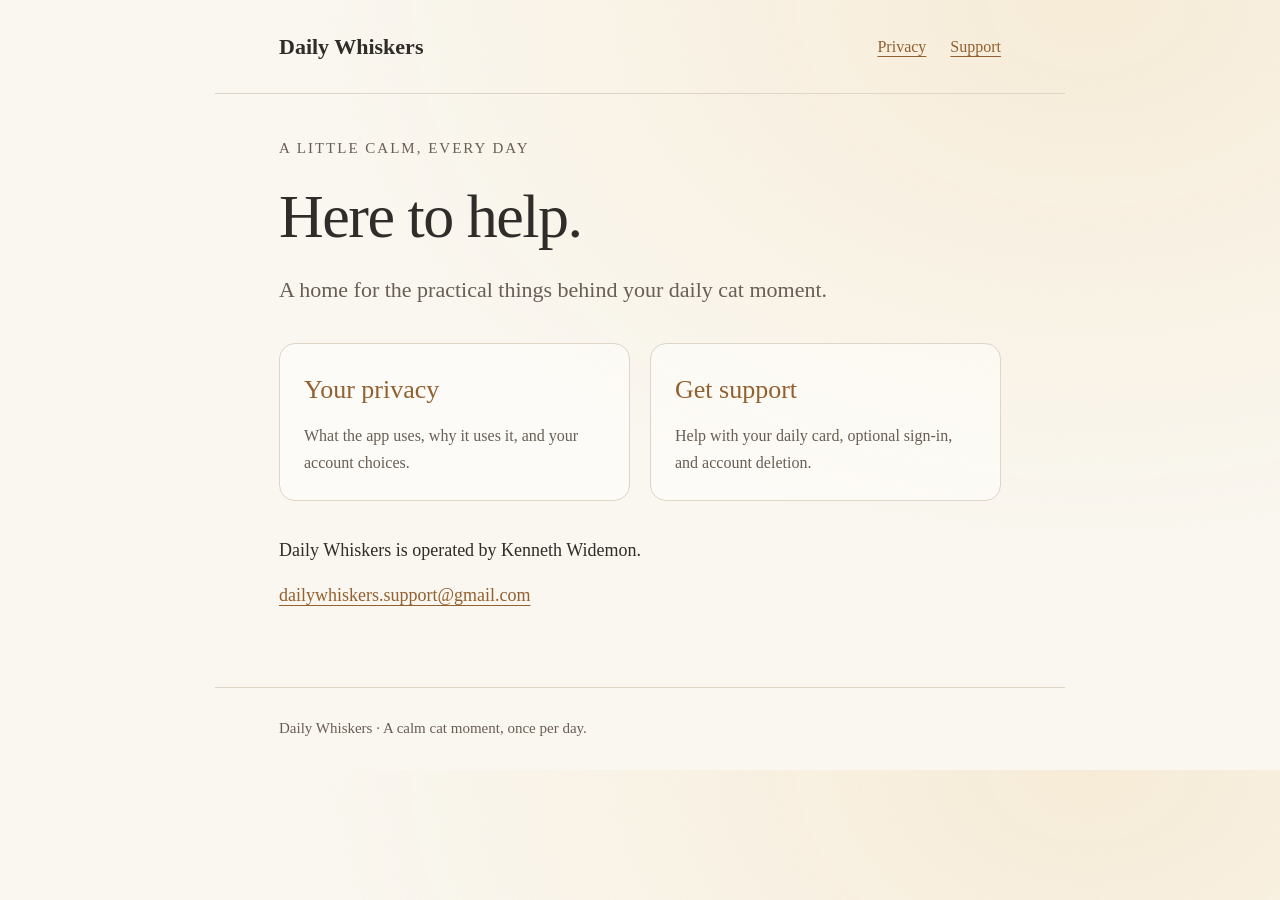
<file: index.html>
<!doctype html><html lang="en"><head><meta charset="utf-8"><meta name="viewport" content="width=device-width,initial-scale=1"><title>Daily Whiskers | Privacy &amp; Support</title><meta name="description" content="Privacy information and support for Daily Whiskers, a calm cat moment once per day."><link rel="stylesheet" href="style.css"></head><body><a class="skip" href="#main">Skip to content</a><header><a class="brand" href="./">Daily Whiskers</a><nav aria-label="Main"><a href="privacy/">Privacy</a><a href="support/">Support</a></nav></header><main id="main"><p class="eyebrow">A little calm, every day</p><h1>Here to help.</h1><p class="intro">A home for the practical things behind your daily cat moment.</p><div class="links"><a href="privacy/"><strong>Your privacy</strong><span>What the app uses, why it uses it, and your account choices.</span></a><a href="support/"><strong>Get support</strong><span>Help with your daily card, optional sign-in, and account deletion.</span></a></div><p>Daily Whiskers is operated by Kenneth Widemon.</p><p><a href="mailto:dailywhiskers.support@gmail.com">dailywhiskers.support@gmail.com</a></p></main><footer>Daily Whiskers &middot; A calm cat moment, once per day.</footer></body></html>
</file>
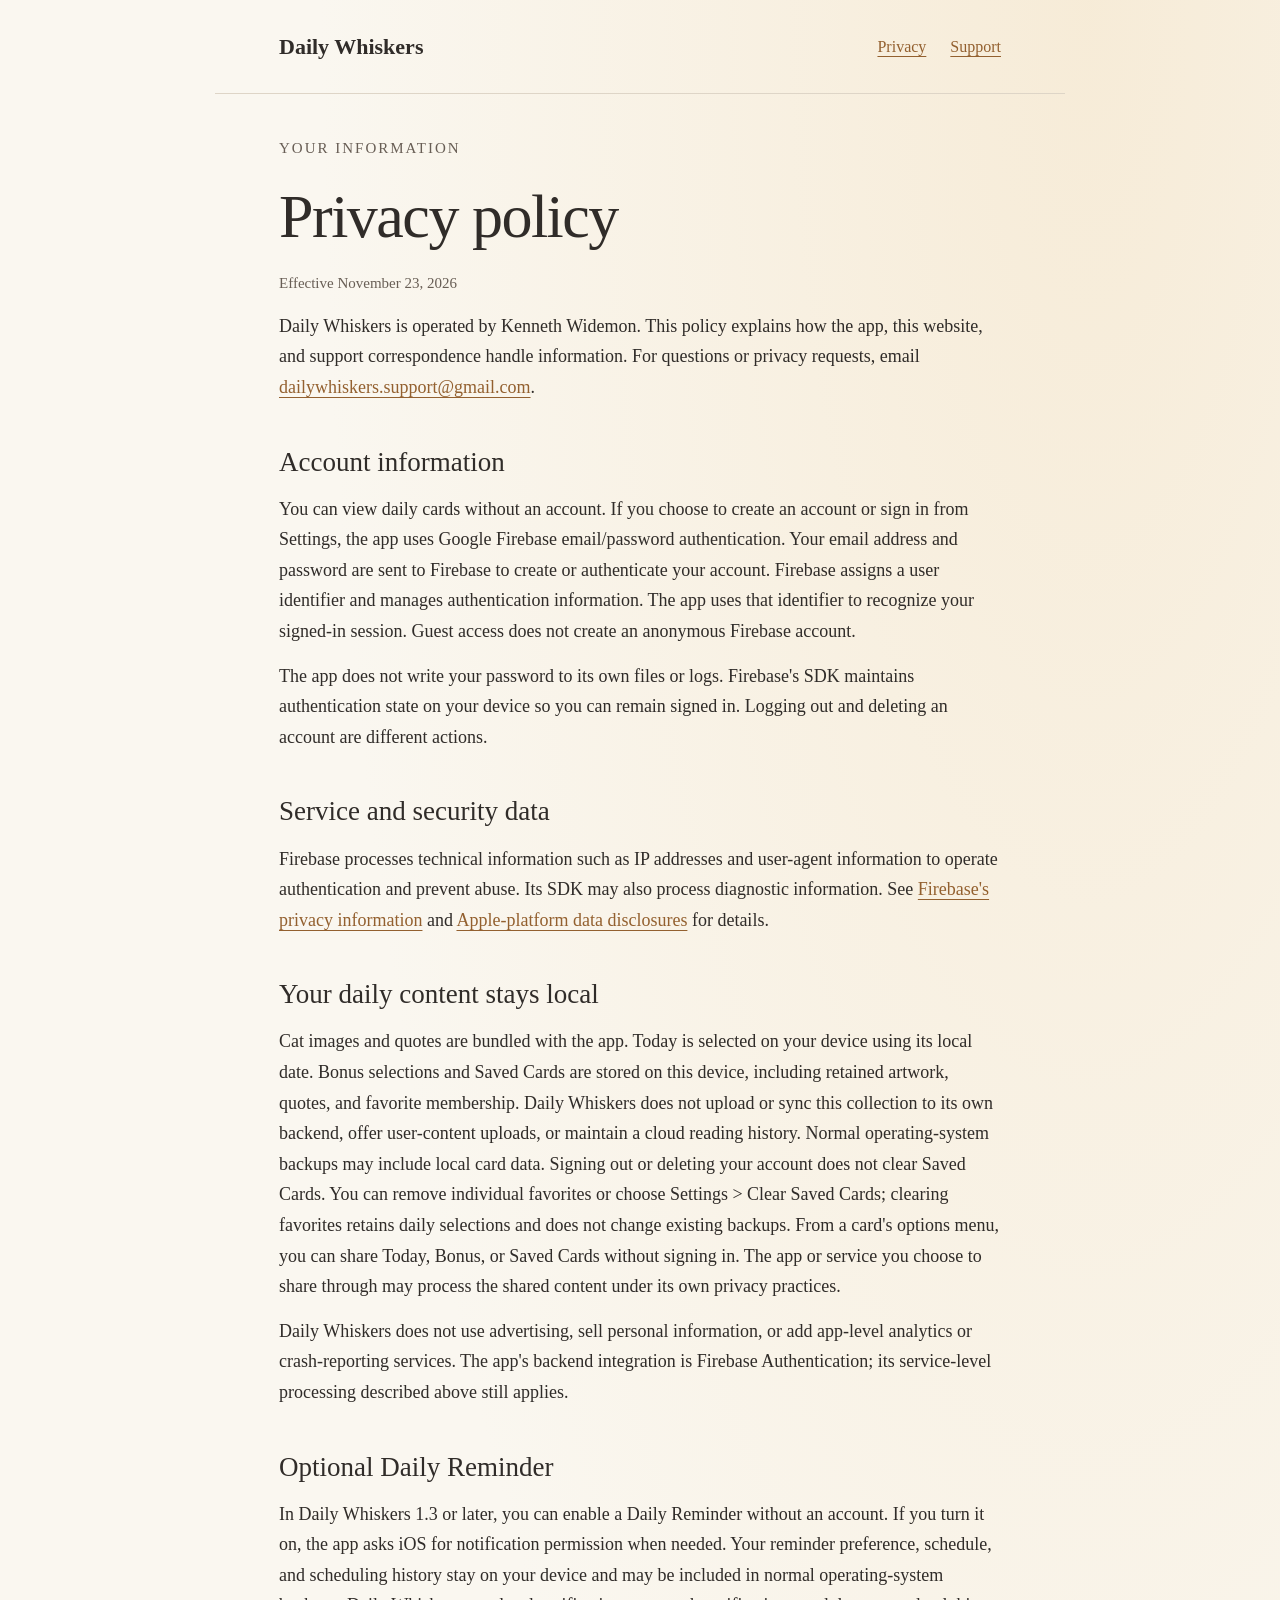
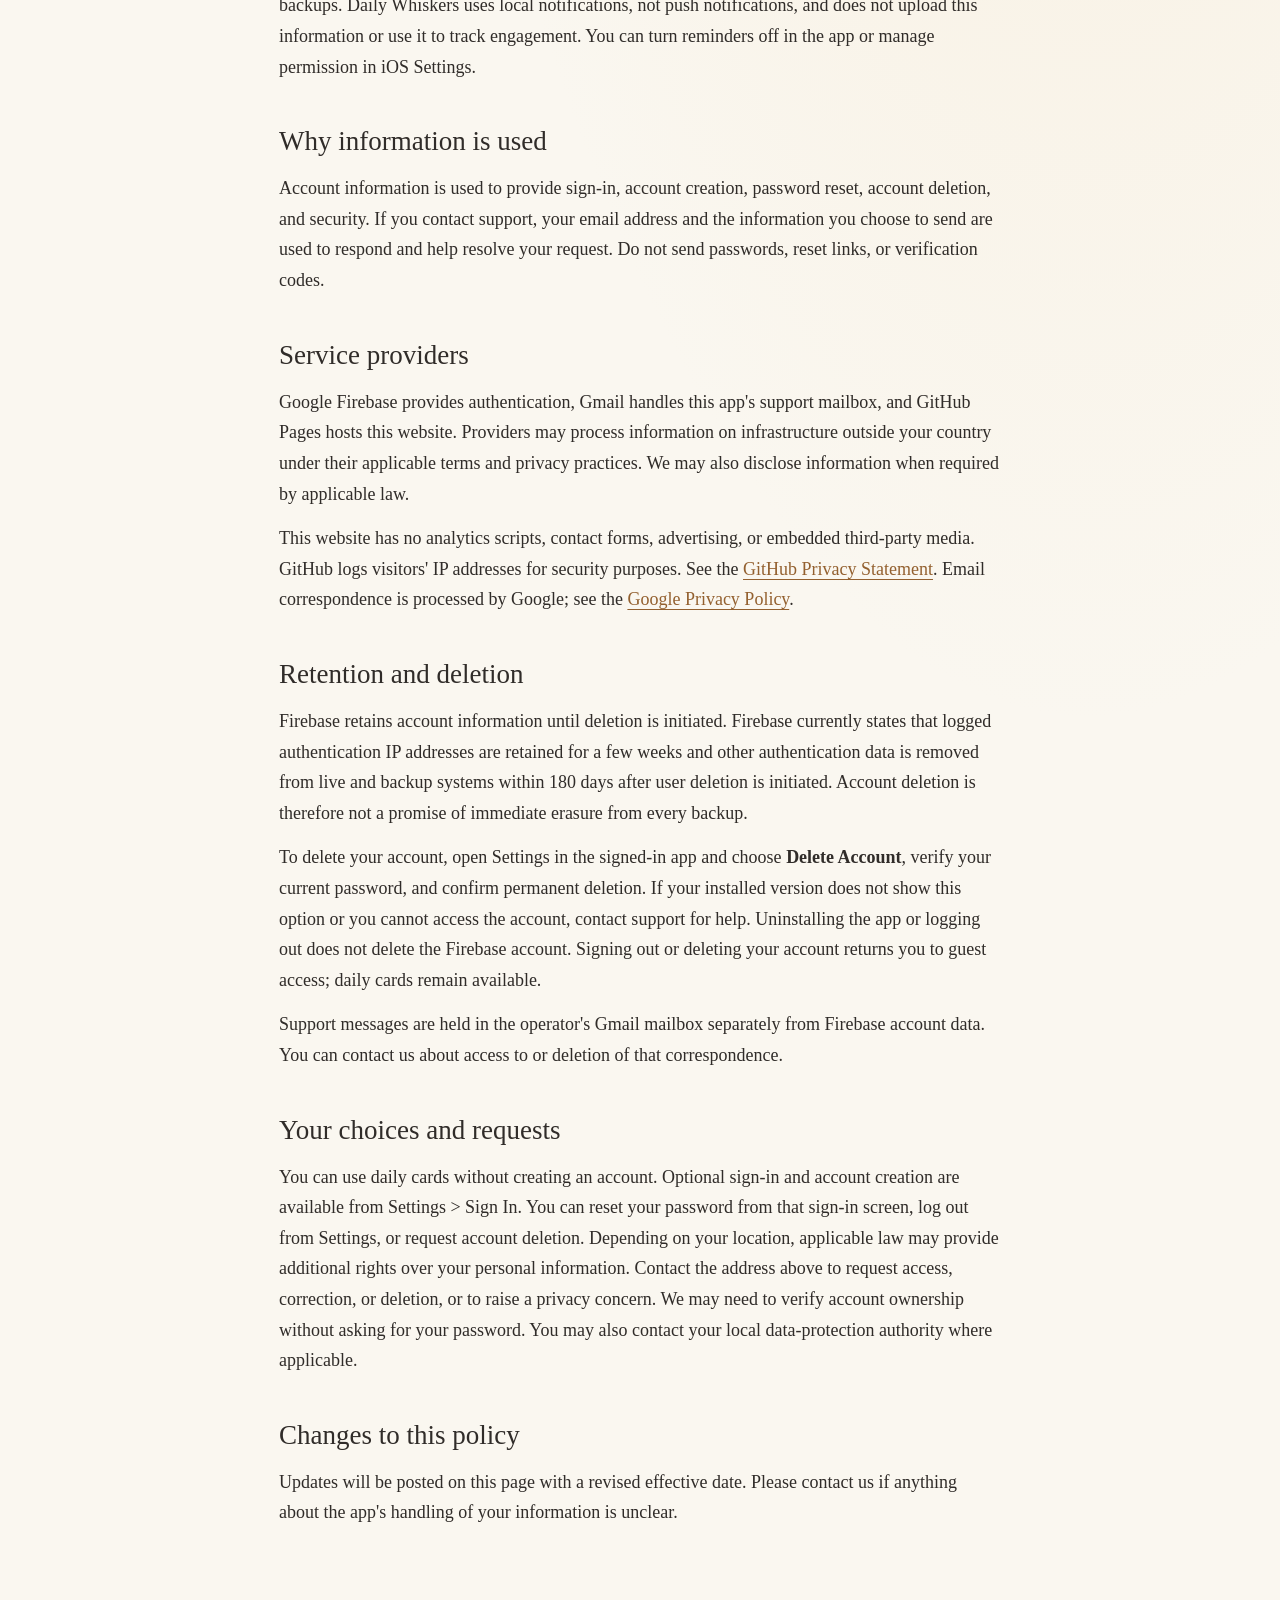
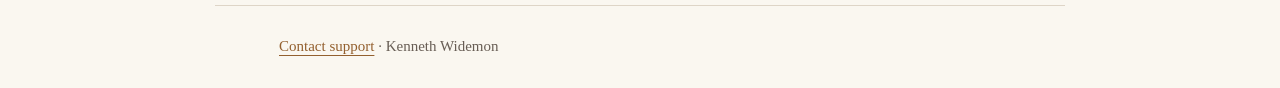
<file: privacy/index.html>
<!doctype html><html lang="en"><head><meta charset="utf-8"><meta name="viewport" content="width=device-width,initial-scale=1"><title>Privacy Policy | Daily Whiskers</title><meta name="description" content="How Daily Whiskers handles account information, Firebase authentication, support requests, and deletion."><link rel="stylesheet" href="../style.css"></head><body><a class="skip" href="#main">Skip to content</a><header><a class="brand" href="../">Daily Whiskers</a><nav aria-label="Main"><a href="./" aria-current="page">Privacy</a><a href="../support/">Support</a></nav></header><main id="main"><p class="eyebrow">Your information</p><h1>Privacy policy</h1><p class="meta">Effective November 23, 2026</p><p>Daily Whiskers is operated by Kenneth Widemon. This policy explains how the app, this website, and support correspondence handle information. For questions or privacy requests, email <a href="mailto:dailywhiskers.support@gmail.com">dailywhiskers.support@gmail.com</a>.</p><h2>Account information</h2><p>You can view daily cards without an account. If you choose to create an account or sign in from Settings, the app uses Google Firebase email/password authentication. Your email address and password are sent to Firebase to create or authenticate your account. Firebase assigns a user identifier and manages authentication information. The app uses that identifier to recognize your signed-in session. Guest access does not create an anonymous Firebase account.</p><p>The app does not write your password to its own files or logs. Firebase's SDK maintains authentication state on your device so you can remain signed in. Logging out and deleting an account are different actions.</p><h2>Service and security data</h2><p>Firebase processes technical information such as IP addresses and user-agent information to operate authentication and prevent abuse. Its SDK may also process diagnostic information. See <a href="https://firebase.google.com/support/privacy">Firebase's privacy information</a> and <a href="https://firebase.google.com/docs/ios/app-store-data-collection">Apple-platform data disclosures</a> for details.</p><h2>Your daily content stays local</h2><p>Cat images and quotes are bundled with the app. Today is selected on your device using its local date. Bonus selections and Saved Cards are stored on this device, including retained artwork, quotes, and favorite membership. Daily Whiskers does not upload or sync this collection to its own backend, offer user-content uploads, or maintain a cloud reading history. Normal operating-system backups may include local card data. Signing out or deleting your account does not clear Saved Cards. You can remove individual favorites or choose Settings &gt; Clear Saved Cards; clearing favorites retains daily selections and does not change existing backups. From a card's options menu, you can share Today, Bonus, or Saved Cards without signing in. The app or service you choose to share through may process the shared content under its own privacy practices.</p><p>Daily Whiskers does not use advertising, sell personal information, or add app-level analytics or crash-reporting services. The app's backend integration is Firebase Authentication; its service-level processing described above still applies.</p><h2>Optional Daily Reminder</h2><p>In Daily Whiskers 1.3 or later, you can enable a Daily Reminder without an account. If you turn it on, the app asks iOS for notification permission when needed. Your reminder preference, schedule, and scheduling history stay on your device and may be included in normal operating-system backups. Daily Whiskers uses local notifications, not push notifications, and does not upload this information or use it to track engagement. You can turn reminders off in the app or manage permission in iOS Settings.</p><h2>Why information is used</h2><p>Account information is used to provide sign-in, account creation, password reset, account deletion, and security. If you contact support, your email address and the information you choose to send are used to respond and help resolve your request. Do not send passwords, reset links, or verification codes.</p><h2>Service providers</h2><p>Google Firebase provides authentication, Gmail handles this app's support mailbox, and GitHub Pages hosts this website. Providers may process information on infrastructure outside your country under their applicable terms and privacy practices. We may also disclose information when required by applicable law.</p><p>This website has no analytics scripts, contact forms, advertising, or embedded third-party media. GitHub logs visitors' IP addresses for security purposes. See the <a href="https://docs.github.com/en/site-policy/privacy-policies/github-general-privacy-statement">GitHub Privacy Statement</a>. Email correspondence is processed by Google; see the <a href="https://policies.google.com/privacy">Google Privacy Policy</a>.</p><h2>Retention and deletion</h2><p>Firebase retains account information until deletion is initiated. Firebase currently states that logged authentication IP addresses are retained for a few weeks and other authentication data is removed from live and backup systems within 180 days after user deletion is initiated. Account deletion is therefore not a promise of immediate erasure from every backup.</p><p>To delete your account, open Settings in the signed-in app and choose <strong>Delete Account</strong>, verify your current password, and confirm permanent deletion. If your installed version does not show this option or you cannot access the account, contact support for help. Uninstalling the app or logging out does not delete the Firebase account. Signing out or deleting your account returns you to guest access; daily cards remain available.</p><p>Support messages are held in the operator's Gmail mailbox separately from Firebase account data. You can contact us about access to or deletion of that correspondence.</p><h2>Your choices and requests</h2><p>You can use daily cards without creating an account. Optional sign-in and account creation are available from Settings &gt; Sign In. You can reset your password from that sign-in screen, log out from Settings, or request account deletion. Depending on your location, applicable law may provide additional rights over your personal information. Contact the address above to request access, correction, or deletion, or to raise a privacy concern. We may need to verify account ownership without asking for your password. You may also contact your local data-protection authority where applicable.</p><h2>Changes to this policy</h2><p>Updates will be posted on this page with a revised effective date. Please contact us if anything about the app's handling of your information is unclear.</p></main><footer><a href="../support/">Contact support</a> &middot; Kenneth Widemon</footer></body></html>
</file>
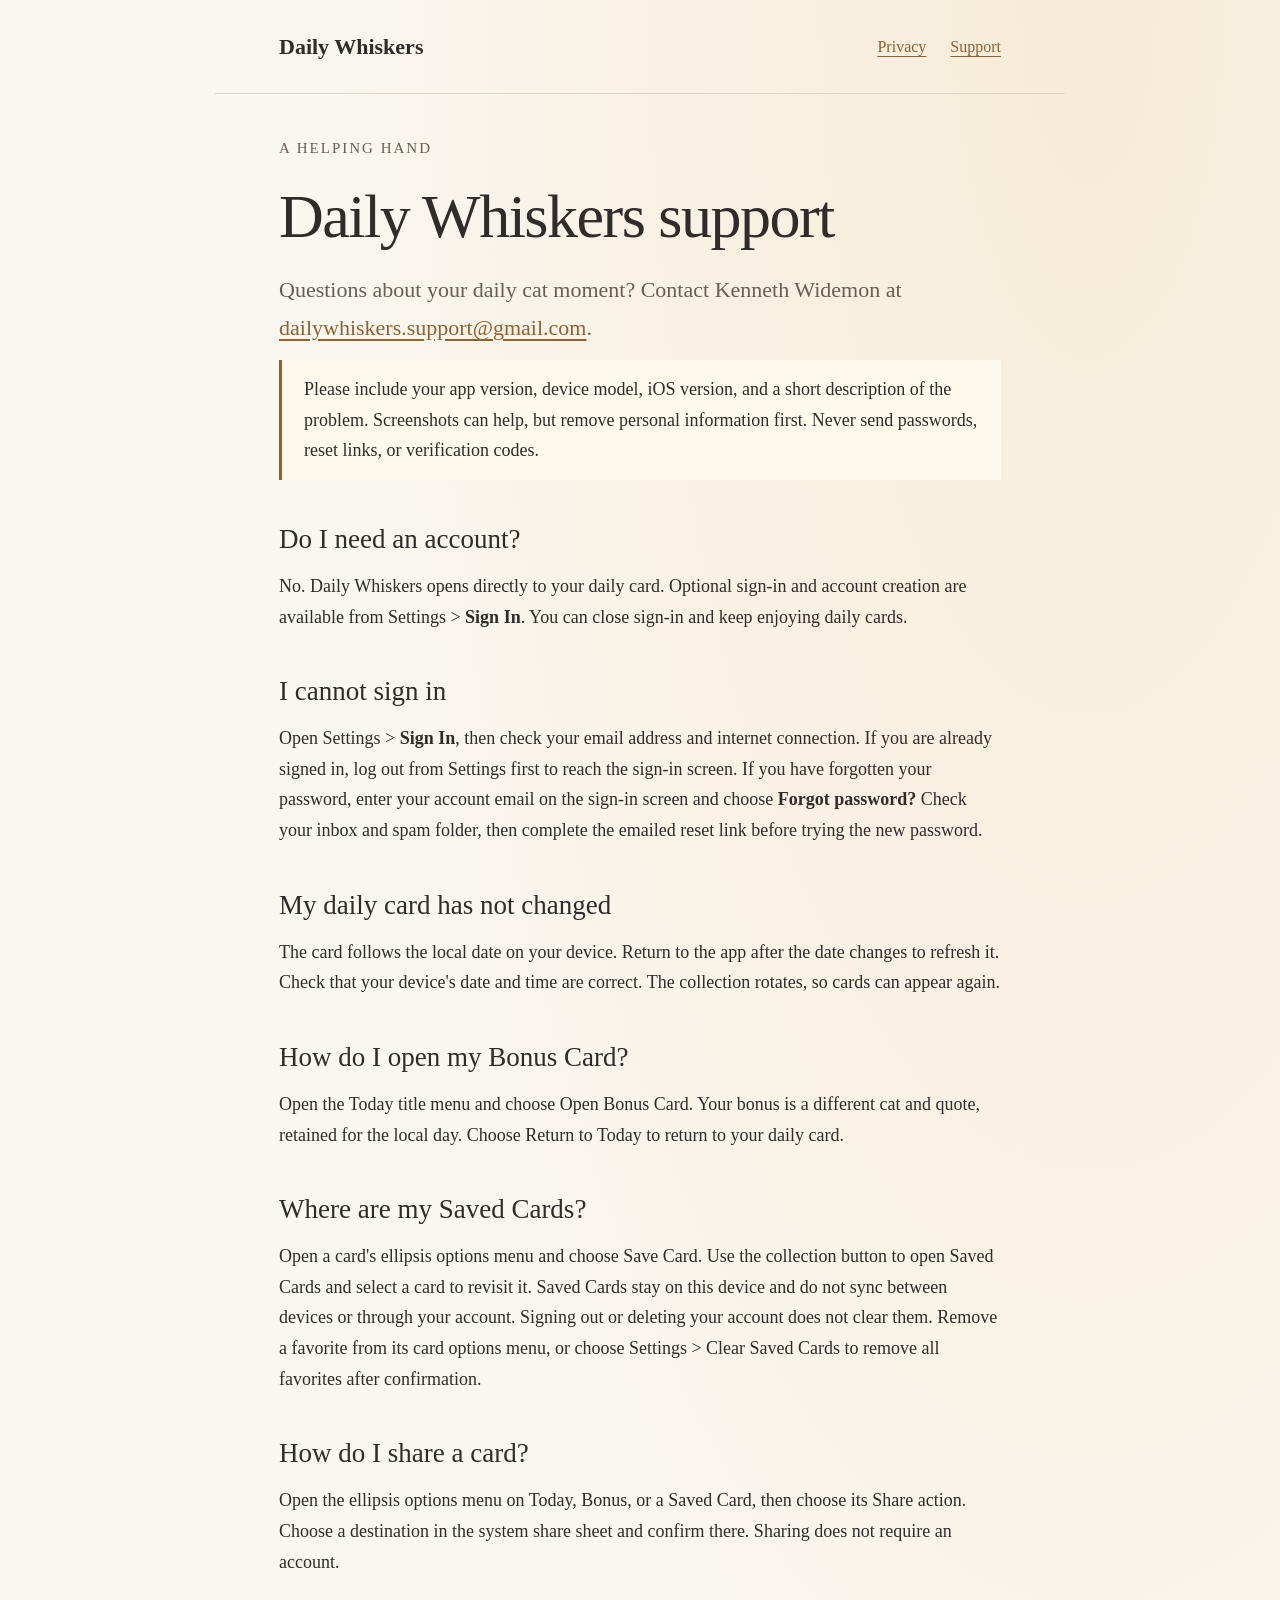
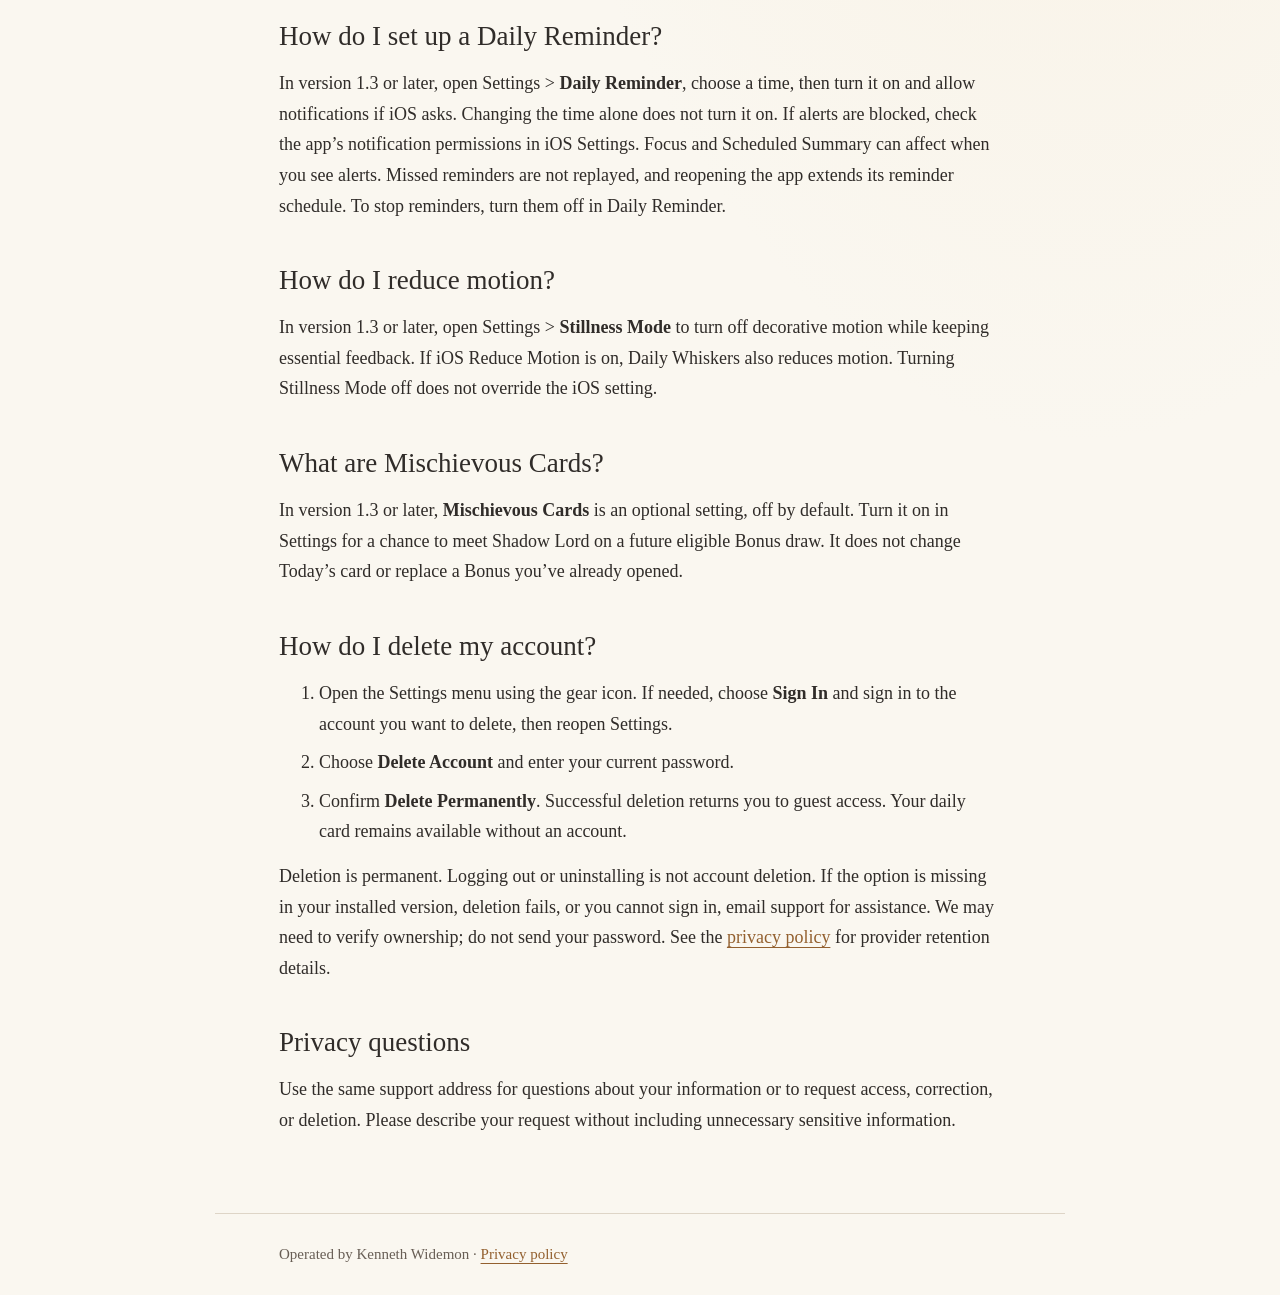
<file: support/index.html>
<!doctype html><html lang="en"><head><meta charset="utf-8"><meta name="viewport" content="width=device-width,initial-scale=1"><title>Support | Daily Whiskers</title><meta name="description" content="Contact Daily Whiskers support and get help with sign-in, password reset, daily cards, and account deletion."><link rel="stylesheet" href="../style.css"></head><body><a class="skip" href="#main">Skip to content</a><header><a class="brand" href="../">Daily Whiskers</a><nav aria-label="Main"><a href="../privacy/">Privacy</a><a href="./" aria-current="page">Support</a></nav></header><main id="main"><p class="eyebrow">A helping hand</p><h1>Daily Whiskers support</h1><p class="intro">Questions about your daily cat moment? Contact Kenneth Widemon at <a href="mailto:dailywhiskers.support@gmail.com">dailywhiskers.support@gmail.com</a>.</p><p class="note">Please include your app version, device model, iOS version, and a short description of the problem. Screenshots can help, but remove personal information first. Never send passwords, reset links, or verification codes.</p><h2>Do I need an account?</h2><p>No. Daily Whiskers opens directly to your daily card. Optional sign-in and account creation are available from Settings &gt; <strong>Sign In</strong>. You can close sign-in and keep enjoying daily cards.</p><h2>I cannot sign in</h2><p>Open Settings &gt; <strong>Sign In</strong>, then check your email address and internet connection. If you are already signed in, log out from Settings first to reach the sign-in screen. If you have forgotten your password, enter your account email on the sign-in screen and choose <strong>Forgot password?</strong> Check your inbox and spam folder, then complete the emailed reset link before trying the new password.</p><h2>My daily card has not changed</h2><p>The card follows the local date on your device. Return to the app after the date changes to refresh it. Check that your device's date and time are correct. The collection rotates, so cards can appear again.</p><h2>How do I open my Bonus Card?</h2><p>Open the Today title menu and choose Open Bonus Card. Your bonus is a different cat and quote, retained for the local day. Choose Return to Today to return to your daily card.</p><h2>Where are my Saved Cards?</h2><p>Open a card's ellipsis options menu and choose Save Card. Use the collection button to open Saved Cards and select a card to revisit it. Saved Cards stay on this device and do not sync between devices or through your account. Signing out or deleting your account does not clear them. Remove a favorite from its card options menu, or choose Settings &gt; Clear Saved Cards to remove all favorites after confirmation.</p><h2>How do I share a card?</h2><p>Open the ellipsis options menu on Today, Bonus, or a Saved Card, then choose its Share action. Choose a destination in the system share sheet and confirm there. Sharing does not require an account.</p><h2>How do I set up a Daily Reminder?</h2><p>In version 1.3 or later, open Settings &gt; <strong>Daily Reminder</strong>, choose a time, then turn it on and allow notifications if iOS asks. Changing the time alone does not turn it on. If alerts are blocked, check the app’s notification permissions in iOS Settings. Focus and Scheduled Summary can affect when you see alerts. Missed reminders are not replayed, and reopening the app extends its reminder schedule. To stop reminders, turn them off in Daily Reminder.</p><h2>How do I reduce motion?</h2><p>In version 1.3 or later, open Settings &gt; <strong>Stillness Mode</strong> to turn off decorative motion while keeping essential feedback. If iOS Reduce Motion is on, Daily Whiskers also reduces motion. Turning Stillness Mode off does not override the iOS setting.</p><h2>What are Mischievous Cards?</h2><p>In version 1.3 or later, <strong>Mischievous Cards</strong> is an optional setting, off by default. Turn it on in Settings for a chance to meet Shadow Lord on a future eligible Bonus draw. It does not change Today’s card or replace a Bonus you’ve already opened.</p><h2>How do I delete my account?</h2><ol><li>Open the Settings menu using the gear icon. If needed, choose <strong>Sign In</strong> and sign in to the account you want to delete, then reopen Settings.</li><li>Choose <strong>Delete Account</strong> and enter your current password.</li><li>Confirm <strong>Delete Permanently</strong>. Successful deletion returns you to guest access. Your daily card remains available without an account.</li></ol><p>Deletion is permanent. Logging out or uninstalling is not account deletion. If the option is missing in your installed version, deletion fails, or you cannot sign in, email support for assistance. We may need to verify ownership; do not send your password. See the <a href="../privacy/">privacy policy</a> for provider retention details.</p><h2>Privacy questions</h2><p>Use the same support address for questions about your information or to request access, correction, or deletion. Please describe your request without including unnecessary sensitive information.</p></main><footer>Operated by Kenneth Widemon &middot; <a href="../privacy/">Privacy policy</a></footer></body></html>
</file>
<file: style.css>
:root{color-scheme:light;--paper:#faf7f0;--ink:#302c29;--muted:#685e55;--gold:#93602f;--line:#ded5c7}*{box-sizing:border-box}body{margin:0;background:radial-gradient(ellipse at 85% 0%,#f3e0bf80,transparent 50%),var(--paper);color:var(--ink);font:18px/1.7 Charter,'Bitstream Charter',Georgia,serif}header,main,footer{max-width:850px;margin:auto;padding:28px clamp(22px,5vw,64px)}header{display:flex;flex-wrap:wrap;gap:16px;align-items:center;justify-content:space-between;border-bottom:1px solid var(--line)}a{color:var(--gold);text-underline-offset:4px;overflow-wrap:anywhere}a:hover{color:var(--ink)}a:focus-visible{outline:3px solid var(--gold);outline-offset:5px}.brand{font-size:22px;color:var(--ink);text-decoration:none;font-weight:bold}nav{display:flex;gap:24px;font-size:16px}h1{font-size:clamp(40px,7vw,62px);line-height:1.12;font-weight:normal;letter-spacing:-1.5px;margin:20px 0}h2{font-size:27px;line-height:1.3;margin:42px 0 12px;font-weight:normal}p,ul,ol{margin:14px 0}.eyebrow,.meta,footer{color:var(--muted);font-size:15px}.eyebrow{text-transform:uppercase;letter-spacing:2px}.intro{font-size:22px;color:var(--muted)}.note{border-left:3px solid var(--gold);padding:14px 22px;background:#fff9ed}.links{display:grid;grid-template-columns:1fr 1fr;gap:20px;margin:34px 0}.links a{padding:24px;border:1px solid var(--line);border-radius:16px;text-decoration:none;background:#ffffff70}.links strong{display:block;font-size:26px;font-weight:normal}.links span{display:block;color:var(--muted);font-size:16px;margin-top:10px}footer{border-top:1px solid var(--line);margin-top:35px}.skip{position:absolute;left:20px;top:-80px;background:var(--paper);padding:10px}.skip:focus{top:10px}li+li{margin-top:8px}@media(max-width:500px){.links{grid-template-columns:1fr}header{padding-top:20px;padding-bottom:20px}main{padding-top:25px}h2{margin-top:32px}}
</file>
